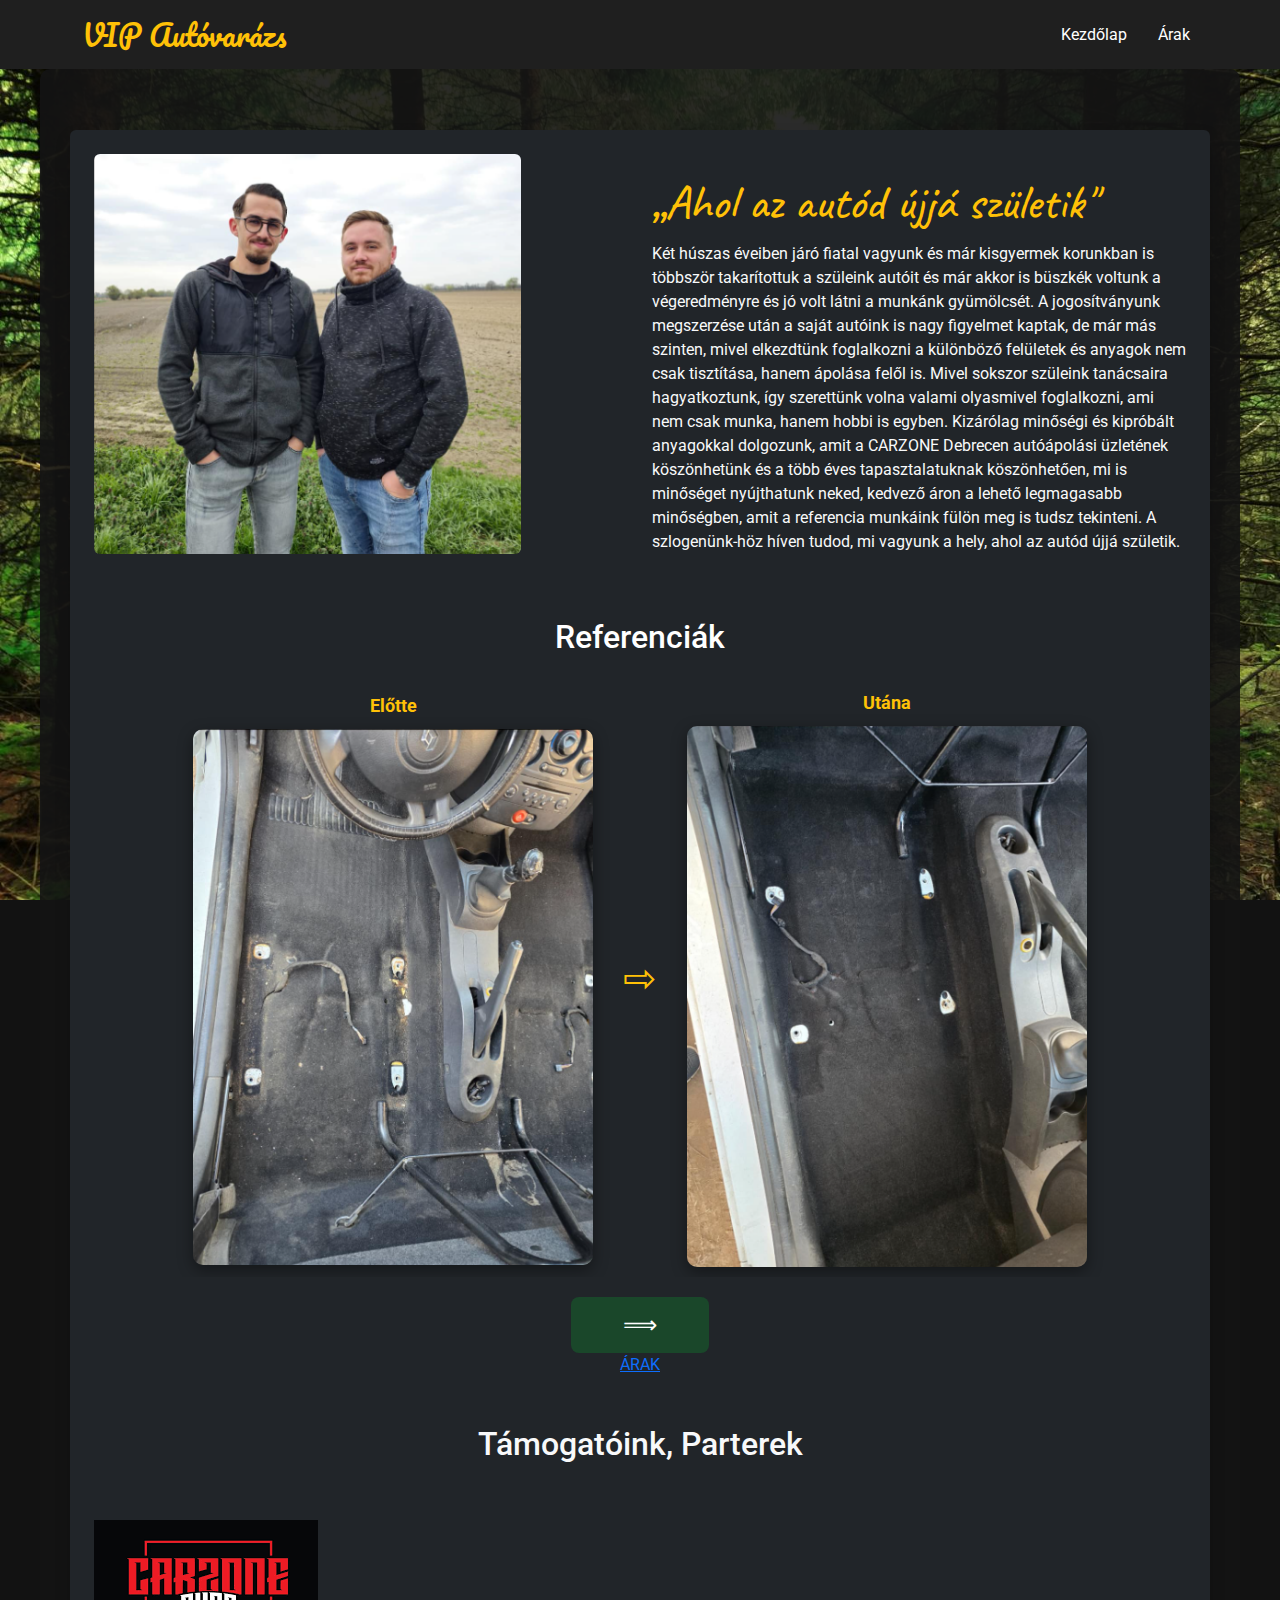
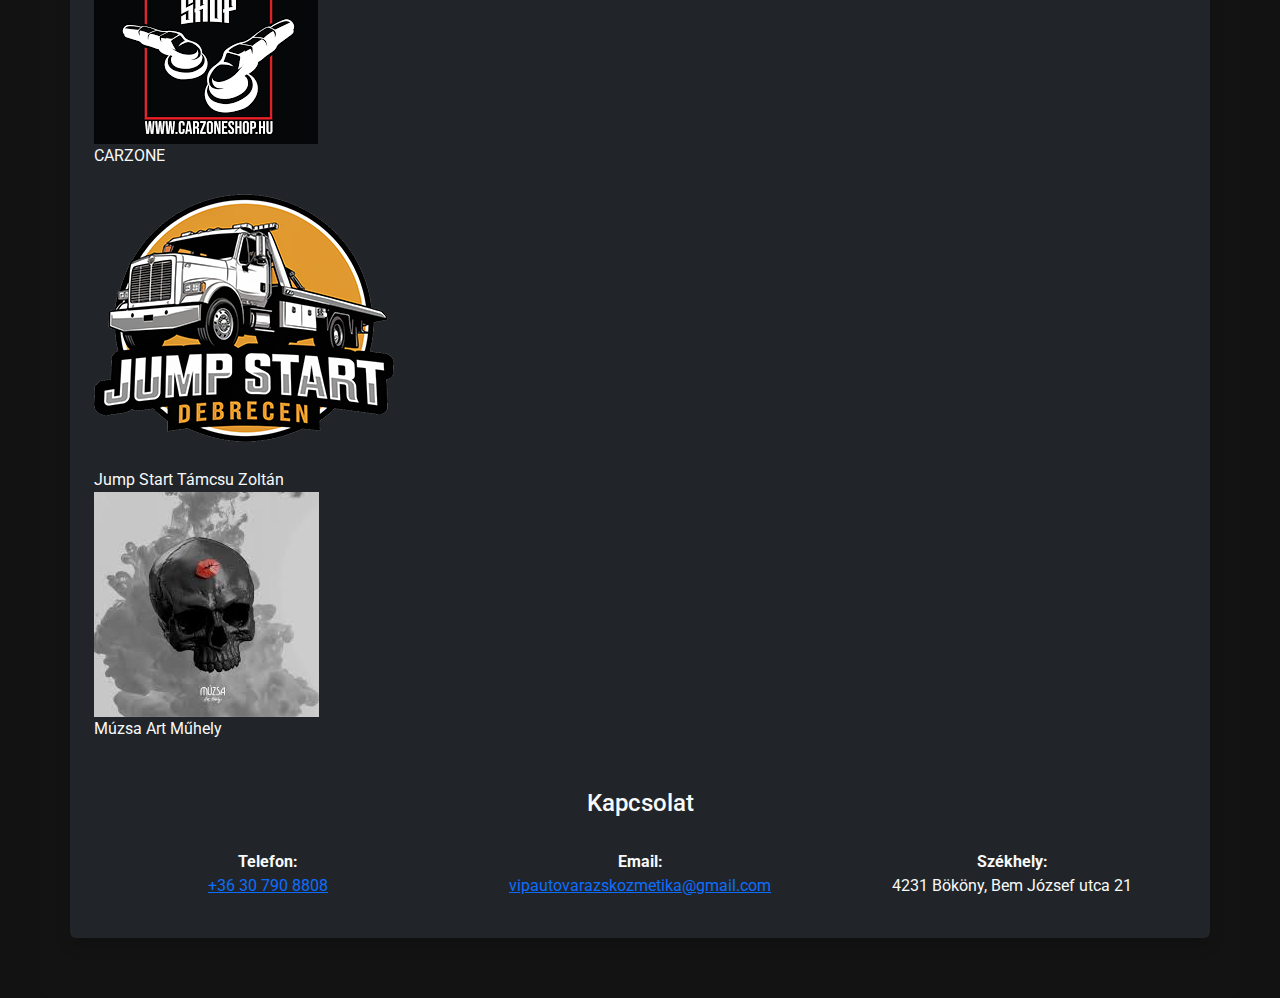
<file: index.html>
<!DOCTYPE html>
<html lang="hu">
    <head>
        <meta charset="UTF-8">
        <meta name="viewport" content="width=device-width, initial-scale=1">
        <title>VIP Autóvarázs</title>
        <link rel="preconnect" href="https://fonts.googleapis.com">
        <link rel="preconnect" href="https://fonts.gstatic.com" crossorigin>
        <link href="https://fonts.googleapis.com/css2?family=Pacifico&family=Roboto&display=swap" rel="stylesheet">
        <link rel="stylesheet" href="https://cdn.jsdelivr.net/npm/bootstrap@5.3.0/dist/css/bootstrap.min.css">
        <link rel="stylesheet" href="style.css">
        <link href="https://fonts.googleapis.com/css2?family=Caveat&display=swap" rel="stylesheet">
    </head>
    
    <body>
        <!-- Navbar -->
        <nav class="navbar navbar-expand-lg">
            <div class="container">
                <a class="navbar-brand" href="#index.html">VIP Autóvarázs</a>
                <button class="navbar-toggler collapsed custom-toggler" type="button" data-bs-toggle="collapse" data-bs-target="#navbarNav" aria-expanded="false">
                    <span class="navbar-toggler-icon"></span>
                </button>
                <div class="collapse navbar-collapse" id="navbarNav">
                    <ul class="navbar-nav ms-auto">
                        <li class="nav-item"><a class="nav-link" href="index.html">Kezdőlap</a></li>
                        <li class="nav-item"><a class="nav-link" href="arak.html">Árak</a></li>
                    </ul>
                </div>
            </div>
        </nav>

    <!-- Bemutatkozás + Carousel -->
    <div id="content-wrapper">
        <container id="test">
            <section id="about" class="container my-5 p-4 rounded shadow bg-dark text-light">
                <div class="row">
                    <!-- Carousel -->
                    <div class="col-md-6">
                        <div id="carouselExample" class="carousel slide rounded" data-bs-ride="carousel">
                            <div class="carousel-inner">
                                <div class="carousel-item active">
                                    <img src="vipauto.png" class="d-block w-100 rounded" alt="Car 1">
                                </div>
                                <div class="carousel-item">
                                    <img id="logos" src="logo.png" class="d-block w-100 rounded" alt="Car 2">
                                </div>
                            </div>
                        </div>
                    </div>
                    <!-- Bemutatkozás -->
                    <div class="col-md-6">
                        <h2 id="autouj">„Ahol az autód újjá születik"</h2>
                        <p>
                            Két húszas éveiben járó fiatal vagyunk és már kisgyermek korunkban is többször takarítottuk a szüleink autóit és már akkor is büszkék voltunk a végeredményre és jó volt látni a munkánk gyümölcsét. A jogosítványunk megszerzése után a saját autóink is nagy figyelmet kaptak, de már más szinten, mivel elkezdtünk foglalkozni a különböző felületek és anyagok nem csak tisztítása, hanem ápolása felől is. Mivel sokszor szüleink tanácsaira hagyatkoztunk, így szerettünk volna valami olyasmivel foglalkozni, ami nem csak munka, hanem hobbi is egyben. Kizárólag minőségi és kipróbált anyagokkal dolgozunk, amit a CARZONE Debrecen autóápolási üzletének köszönhetünk és a több éves tapasztalatuknak köszönhetően, mi is minőséget nyújthatunk neked, kedvező áron a lehető legmagasabb minőségben, amit a referencia munkáink fülön meg is tudsz tekinteni. A szlogenünk-höz híven tudod, mi vagyunk a hely, ahol az autód újjá születik.
                        </p>
                    </div>
                </div>
                <section id="before-after-slider" class="my-5 text-center">
                    <h2 class="mb-4">Referenciák</h2>
                
                    <div class="slider-wrapper">
                        <div class="image-pair-container">
                            <div class="image-pair active">
                                <div class="image-box">
                                    <p class="label">Előtte</p>
                                    <img src="elotte1.png" alt="Előtte 1">
                                </div>
                                <div class="arrow-icon">⇨</div>
                                <div class="image-box">
                                    <p class="label">Utána</p>
                                    <img src="utanna1.png" alt="Utána 1">
                                </div>
                            </div>
                
                            <div class="image-pair">
                                <div class="image-box">
                                    <p class="label">Előtte</p>
                                    <img src="elotte2.png" alt="Előtte 2">
                                </div>
                                <div class="arrow-icon">⇨</div>
                                <div class="image-box">
                                    <p class="label">Utána</p>
                                    <img src="utanna2.png" alt="Utána 2">
                                </div>
                            </div>
                
                            <div class="image-pair">
                                <div class="image-box">
                                    <p class="label">Előtte</p>
                                    <img src="elotte3.png" alt="Előtte 3">
                                </div>
                                <div class="arrow-icon">⇨</div>
                                <div class="image-box" id="fixIt">
                                    <p class="label">Utána</p>
                                    <img id="fixed" src="utanna3.png" alt="Utána 3">
                                </div>
                            </div>
                        </div>
                        <div class="row" id="smol">
                            <button class="nav-btn" id="nextBtn">⟹</button>
                            <a href="arak.html" class="pricing-button"class="text-center">ÁRAK</a>
                        </div>

                    </div>
                </section>

                <h2 class="text-center">Támogatóink, Parterek</h2>
                <br>
                <div class="gallery">
                    <br>
                    <div class="gallery-item">
                      <img src="carzone.png" alt="CARZONE">
                      <div class="gallery-title">CARZONE</div>
                    </div>
                    <div class="gallery-item">
                      <img src="jsta.png" alt="Kép 2">
                      <div class="gallery-title">Jump Start Támcsu Zoltán</div>
                    </div>
                    <div class="gallery-item">
                      <img src="muzsa.png" alt="Kép 3">
                      <div class="gallery-title">Múzsa Art Műhely</div>
                    </div>
                  </div>
                  <br>
                  <br>

            <!-- Kapcsolat + Google Térkép -->
                <h4 class="text-center">Kapcsolat</h2>
                    <br>
                <div class="row">
                    <div class="col-md-4">
                        <p class="text-center"><strong>Telefon:</strong><br> <a href="tel:+36307908808">+36 30 790 8808</a></p>
                    </div>
                    <div class="col-md-4">
                    <p class="text-center"><strong>Email:</strong> <br> <a href="mailto:vipautovarazskozmetika@gmail.com">vipautovarazskozmetika@gmail.com</a></p>
                    </div>
                    <div class="col-md-4">
                    <p class="text-center"><strong>Székhely:</strong> <br> 4231 Bököny, Bem József utca 21</p>
                    </div>
                    </div>

                </div>
        </container>
        <script src="https://cdn.jsdelivr.net/npm/bootstrap@5.3.0/dist/js/bootstrap.bundle.min.js"></script>
        <script src="script.js"></script>
    </div>  
</body>
</html>
</file>
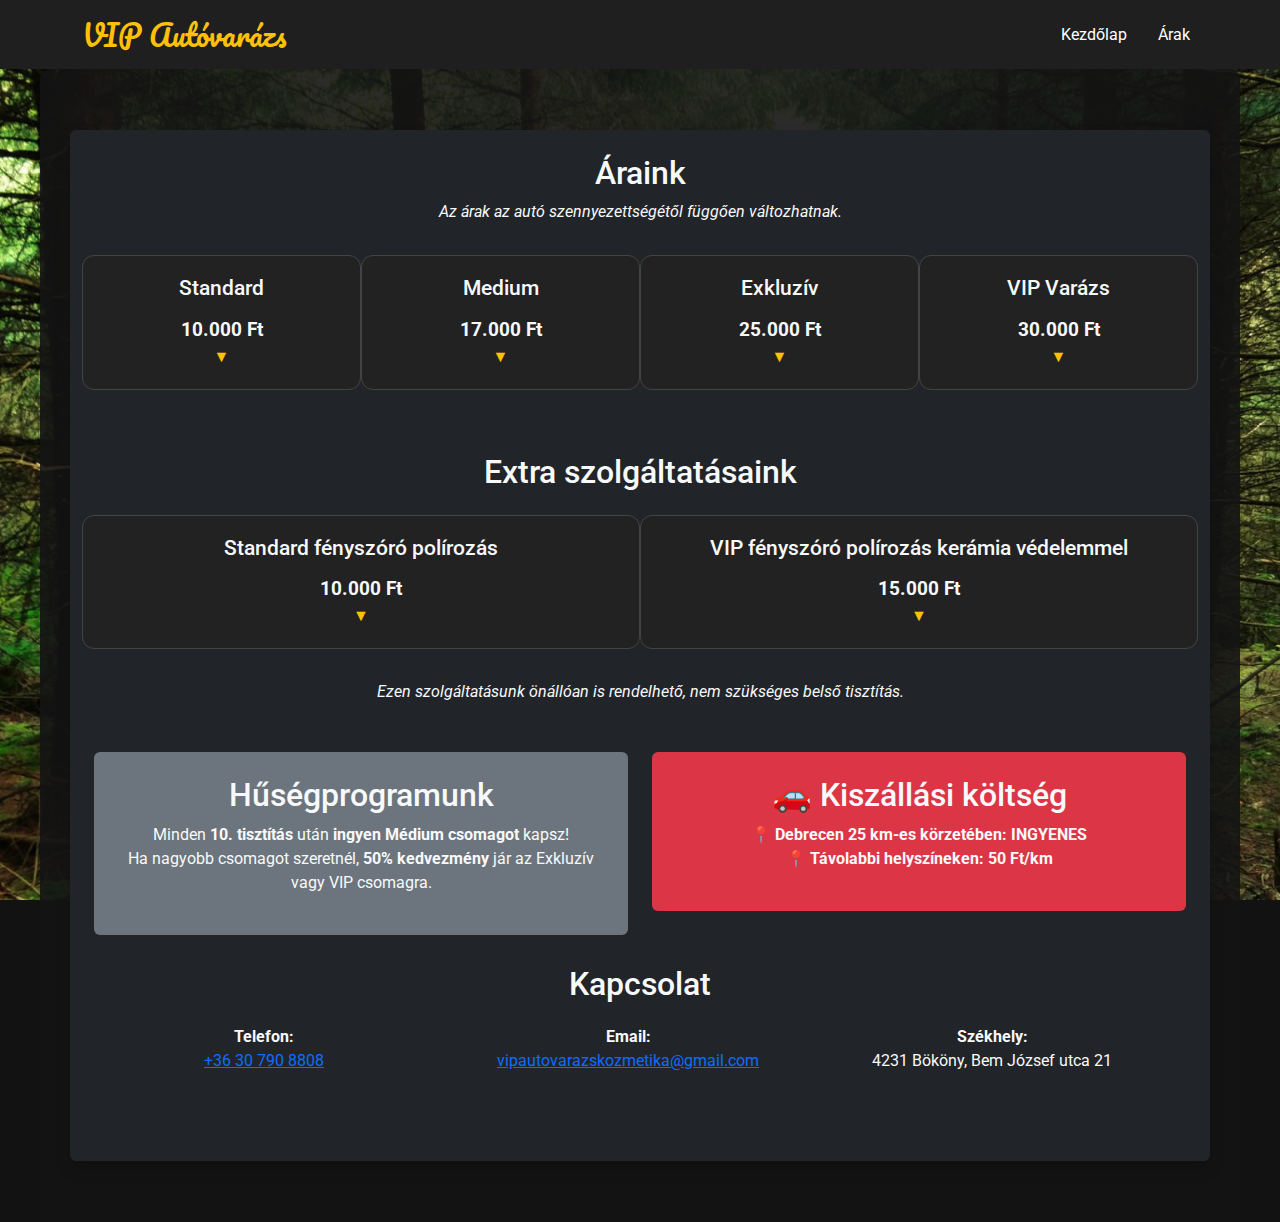
<file: arak.html>
<!DOCTYPE html>
<html lang="hu">
    <head>
        <meta charset="UTF-8">
        <meta name="viewport" content="width=device-width, initial-scale=1">
        <title>VIP Autóvarázs</title>
        <link rel="preconnect" href="https://fonts.googleapis.com">
        <link rel="preconnect" href="https://fonts.gstatic.com" crossorigin>
        <link href="https://fonts.googleapis.com/css2?family=Pacifico&family=Roboto&display=swap" rel="stylesheet">
        <link rel="stylesheet" href="https://cdn.jsdelivr.net/npm/bootstrap@5.3.0/dist/css/bootstrap.min.css">
        <link rel="stylesheet" href="style.css">
        <style>
            .price-card {
                background-color: #222;
                border: 1px solid #444;
                border-radius: 12px;
                padding: 20px;
                margin: 15px 0;
                transition: transform 0.2s ease, background-color 0.3s ease;
                cursor: pointer;
            }
            .price-card:hover {
                background-color: #2a2a2a;
                transform: scale(1.03);
            }
            .price-details {
                display: none;
                margin-top: 10px;
                border-top: 1px dashed #888;
                padding-top: 10px;
                font-size: 0.95rem;
            }
            .price-card.active .price-details {
                display: block;
            }
            .price-card h4 {
                margin-bottom: 10px;
            }
            .price-card p {
                text-align: center;
                margin-bottom: 0;
                font-weight: bold;
                font-size: 1.2rem;
            }
            .price-card h4 {
                display: flex;
                justify-content: center;
                align-items: center;
                gap: 10px;
                font-size: 1.3rem;
                position: relative;
            }

            .price-card .arrow-icon {
                font-size: 1rem;
                transition: transform 0.3s ease;
            }

            .price-card.active .arrow-icon {
                transform: rotate(180deg);
            }

        </style>
    </head>

    <body>
        <!-- Navbar -->
        <nav class="navbar navbar-expand-lg">
            <div class="container">
                <a class="navbar-brand" href="#">VIP Autóvarázs</a>
                <button class="navbar-toggler collapsed custom-toggler" type="button" data-bs-toggle="collapse" data-bs-target="#navbarNav" aria-expanded="false">
                    <span class="navbar-toggler-icon"></span>
                </button>
                <div class="collapse navbar-collapse" id="navbarNav">
                    <ul class="navbar-nav ms-auto">
                        <li class="nav-item"><a class="nav-link" href="index.html">Kezdőlap</a></li>
                        <li class="nav-item"><a class="nav-link" href="arak.html">Árak</a></li>
                    </ul>
                </div>
            </div>
        </nav>

        <div id="content-wrapper">
            <div class="container my-5 p-4 rounded shadow bg-dark text-light">
                <section id="pricing">
                    <h2 class="text-center">Áraink</h2>
                    <p class="text-center"><i>Az árak az autó szennyezettségétől függően változhatnak.</i></p>
                    <div class="row text-center">
                        <div class="col-md-3 price-card">
                            <h4>Standard</h4>
                            <p>10.000 Ft</p>
                            <span class="arrow-icon">▼</span>
                            <div class="price-details">
                                <p>Általános porszívózás, felülettisztítás</p>
                            </div>
                        </div>
                        <div class="col-md-3 price-card">
                            <h4>Medium</h4>
                            <p>17.000 Ft</p>
                            <span class="arrow-icon">▼</span>
                            <div class="price-details">
                                <p>1 lépcsős kárpit tisztítás, teljeskörű porszívózás, általános felület tisztítás</p>
                            </div>
                        </div>
                        <div class="col-md-3 price-card">
                            <h4>Exkluzív</h4>
                            <p>25.000 Ft</p>
                            <span class="arrow-icon">▼</span>
                            <div class="price-details">
                                <p>2 lépcsős kárpit tisztítás, teljeskörű porszívózás, felületek tisztítása és ápolása, gumi és műanyag elemek ápolása +extra Carzone autós illatosító az általad választott illatban</p>
                            </div>
                        </div>
                        <div class="col-md-3 price-card">
                            <h4>VIP Varázs</h4>
                            <p>30.000 Ft</p>
                            <span class="arrow-icon">▼</span>
                            <div class="price-details">
                                <p>3 lépcsős kárpit tisztítás, teljeskörű porszívózás, felületek tisztítása és ápolása, gumi és műanyag elemek ápolása, padlószőnyeg tisztítása, biztonsági övek tisztítása +Carzone autós illatosító az általad választott illatban </p>
                            </div>
                        </div>
                    </div>
                </section>

                <!-- Extra szolgáltatások -->
                <section id="services" class="my-5">
                    <h2 class="text-center">Extra szolgáltatásaink</h2>
                    <div class="row text-center">
                        <div class="col-md-6 price-card">
                            <h4>Standard fényszóró polírozás</h4>
                            <p>10.000 Ft</p>
                            <span class="arrow-icon">▼</span>
                            <div class="price-details">
                                <p>Professzionális polírozás, hogy az autód fényszórói ismét újak legyenek.</p>
                            </div>
                        </div>
                        <div class="col-md-6 price-card">
                            <h4>VIP fényszóró polírozás kerámia védelemmel</h4>
                            <p>15.000 Ft</p>
                            <span class="arrow-icon">▼</span>
                            <div class="price-details">
                                <p>Polírozás + kerámia bevonat a hosszabb tartósság érdekében.</p>
                            </div>
                        </div>
                    </div>
                    <p class="text-center mt-3"><i>Ezen szolgáltatásunk önállóan is rendelhető, nem szükséges belső tisztítás.</i></p>
                </section>

                <!-- Hűségprogram és Kiszállási költség -->
                <section class="my-5">
                    <div class="row">
                        <div class="col-md-6">
                            <div class="p-4 rounded bg-secondary text-light">
                                <h2 class="text-center">Hűségprogramunk</h2>
                                <p class="text-center">
                                    Minden <strong>10. tisztítás</strong> után <strong>ingyen Médium csomagot</strong> kapsz!<br>
                                    Ha nagyobb csomagot szeretnél, <strong>50% kedvezmény</strong> jár az Exkluzív vagy VIP csomagra.
                                </p>
                            </div>
                        </div>
                        <div class="col-md-6">
                            <div class="p-4 rounded bg-danger text-light">
                                <h2 class="text-center">🚗 Kiszállási költség</h2>
                                <p class="text-center">
                                    📍 <strong>Debrecen 25 km-es körzetében: INGYENES</strong> <br>
                                    📍 <strong>Távolabbi helyszíneken: 50 Ft/km</strong>
                                </p>
                            </div>
                        </div>
                    </div>
                        <div class="row">
                            <h2 class="text-center" style="margin-top: 30px; margin-bottom: 2%;">Kapcsolat</h2>
                                <br>
                            <div class="row">
                                <div class="col-md-4">
                                    <p class="text-center"><strong>Telefon:</strong><br> <a href="tel:+36307908808">+36 30 790 8808</a></p>
                                </div>
                                <div class="col-md-4">
                                <p class="text-center"><strong>Email:</strong> <br> <a href="mailto:vipautovarazskozmetika@gmail.com">vipautovarazskozmetika@gmail.com</a></p>
                                </div>
                                <div class="col-md-4">
                                <p class="text-center"><strong>Székhely:</strong> <br> 4231 Bököny, Bem József utca 21</p>
                                </div>
                                </div>
                            </div>
                        </div>
                </section>
            </div>
        </div>
        

        <script>
            function togglePriceDetails(card) {
                card.classList.toggle("active");
            }
        </script>

        <script src="https://cdn.jsdelivr.net/npm/bootstrap@5.3.0/dist/js/bootstrap.bundle.min.js"></script>
        <script src="script.js"></script>
    </body>
</html>
</file>
<file: style.css>
/* 🌳 Háttér: zöldes-barnás gradient */
#before-after-slider {
    color: white;
}

.slider-wrapper {
    display: flex;
    align-items: center;
    justify-content: center;
    gap: 20px;
    flex-wrap: wrap;
}

.image-pair-container {
    position: relative;
    width: 100%;
    max-width: 1000px;
    overflow: hidden;
    min-height: 350px;
}

.image-pair {
    display: none;
    justify-content: center;
    align-items: center;
    gap: 30px;
    flex-wrap: wrap;
    padding: 10px;
}

.image-pair.active {
    display: flex;
}

.image-box {
    flex: 1 1 300px;
    max-width: 400px;
    text-align: center;
}

.image-box img {
    width: 100%;
    border-radius: 10px;
    box-shadow: 0 5px 15px rgba(0,0,0,0.4);
    transition: transform 0.3s ease;
}

.image-box img:hover {
    transform: scale(1.03);
}

.label {
    font-weight: bold;
    margin-bottom: 10px;
    font-size: 1.1rem;
    color: #ffc107;
}

.arrow-icon {
    font-size: 2.5rem;
    color: #ffc107;
}

.nav-btn {
    background-color: #1a472a;
    color: white;
    border: none;
    padding: 10px 20px;
    font-size: 1.5rem;
    border-radius: 8px;
    cursor: pointer;
    transition: background 0.3s ease;
}

.nav-btn:hover {
    background-color: #146c43;
}

@media (max-width: 768px) {
    .arrow-icon {
        display: none;
    }

    .image-pair {
        flex-direction: column;
    }

    .image-box {
        max-width: 90%;
    }
}





body {

    background: linear-gradient(135deg, #4e3b31, #7a6b5a, #8c7b65, #2e512f);
    background-attachment: fixed;
    color: white;
    font-family: Serif, Garamond;
    background-image: url(backgroundimage.jpg);
    background-repeat: no-repeat;
    background-size: cover;
}
.price-card h4 {
    font-size: 1.3rem;
    text-align: center;
    margin-bottom: 5px;
    position: relative;
    padding-bottom: 5px;
}

.price-card .arrow-icon {
    display: block;
    font-size: 1.1rem;
    transition: transform 0.3s ease;
}

.price-card.active .arrow-icon {
    transform: rotate(180deg);
}

.price-details {
    overflow: hidden;
    max-height: 0;
    transition: max-height 0.4s ease;
    background: rgba(255,255,255,0.1);
    border-radius: 8px;
    padding: 10px;
    margin-top: 10px;
    text-align: left;
}

/* 🌿 Kiemelt szekciók háttere (áttetsző sötétítés) */
/* 🌌 Háttér konténer, ami mindent egységesen lefed */
#content-wrapper {
    background: rgba(20, 20, 20, 0.9); /* Egységes sötétszürke háttér */
    padding: 1%; /* Szélek távolsága */
    border-radius: 10px; /* Lekerekített sarkok */
    width: 100%;
    max-width: 1200px;
    margin: auto; /* Középre helyezés */
}

/* 🔲 Eltávolítjuk a belső elemek saját háttérszínét */
.section {
    background: transparent !important; /* Átlátszó háttér, hogy ne törje meg az egységes dizájnt */
    padding: 15px;
}

.carousel-inner {
    align-self: auto;
    width: 80%;
    height: 10%; /* Fix magasság */
}

.carousel-item img {
    width: 100%;
    height: 100%;

    object-fit: cover; /* A kép kitölti a területet, torzulás nélkül */
}

/* 💚 Gombok és interaktív elemek */
button, .btn {
    background-color: #1a472a;
    color: white;
    border: none;
    padding: 10px 15px;
    border-radius: 8px;
    transition: background 0.3s ease;
}

button:hover, .btn:hover {
    background-color: #146c43;
}

/* 📜 Ár- és szolgáltatás kártyák */
#overlay {
    position: fixed;
    top: 0;
    left: 0;
    width: 100%;
    height: 100%;
    background: rgba(0, 0, 0, 0);
    z-index: 5;
    display: none;
    transition: background 0.5s ease-in-out; /* 🔄 Fokozatosan sötétedik */
}

/* 🔽 Lenyíló rész (egységes háttér) */
.price-card {
    position: relative;
    z-index: 10;
    background: rgba(0, 50, 0, 0.85); /* 🟩 Egységes sötét háttér */
    transition: background 0.3s ease-in-out;
}

.price-card:hover {
    transform: scale(1.05);
    box-shadow: 0px 5px 15px rgba(255, 255, 255, 0.2);
}

/* 🔽 Lenyíló rész */
.price-details {
    max-height: 0;
    overflow: hidden;
    transition: max-height 0.5s ease-in-out, padding 0.3s ease-in-out;
    background: rgba(255, 255, 255, 0.15);
    border-radius: 10px;
    padding: 0;
}

/* 🟩 Árak és szolgáltatások doboz */
.price-card, .extra-services {
    background: rgba(0, 50, 0, 0.85); /* Sötétzöld egységes háttér */
    border-radius: 8px;
    padding: 15px;
    margin: 10px 0;
}

/* 📱 Telefonbarát méretek */
@media (max-width: 768px) {
    .price-card {
        font-size: 14px;
        padding: 12px;
    }
    
    .price-details {
        font-size: 13px;
    }

    .row {
        flex-direction: column;
    }
}
body {
    font-family: 'Roboto', sans-serif;
    background-color: #121212;
    color: #ffffff;
}

.navbar {
    background-color: #1f1f1f;
}

.navbar-brand {
    font-family: 'Pacifico', cursive;
    font-size: 1.8rem;
    color: #ffc107 !important;
}

.nav-link {
    color: #ffffff !important;
    margin-left: 15px;
    transition: color 0.3s;
}

.nav-link:hover {
    color: #ffc107 !important;
}

.highlight {
    color: #ffc107;
}

.carousel-inner img {
    align-self: auto;
    max-height: 400px;
    object-fit: cover;
}
.custom-toggler {
    background-color: #383737; /* Light grey */
    border: 1px solid #2b2a2a;
    padding: 6px 10px;
    border-radius: 4px;
  }
  #autouj{
    font-size:300%;
    margin-bottom: 10px;
    margin-top: 20px;
    font-family: 'Caveat', cursive;
    color: #ffc107;
  }
</file>
